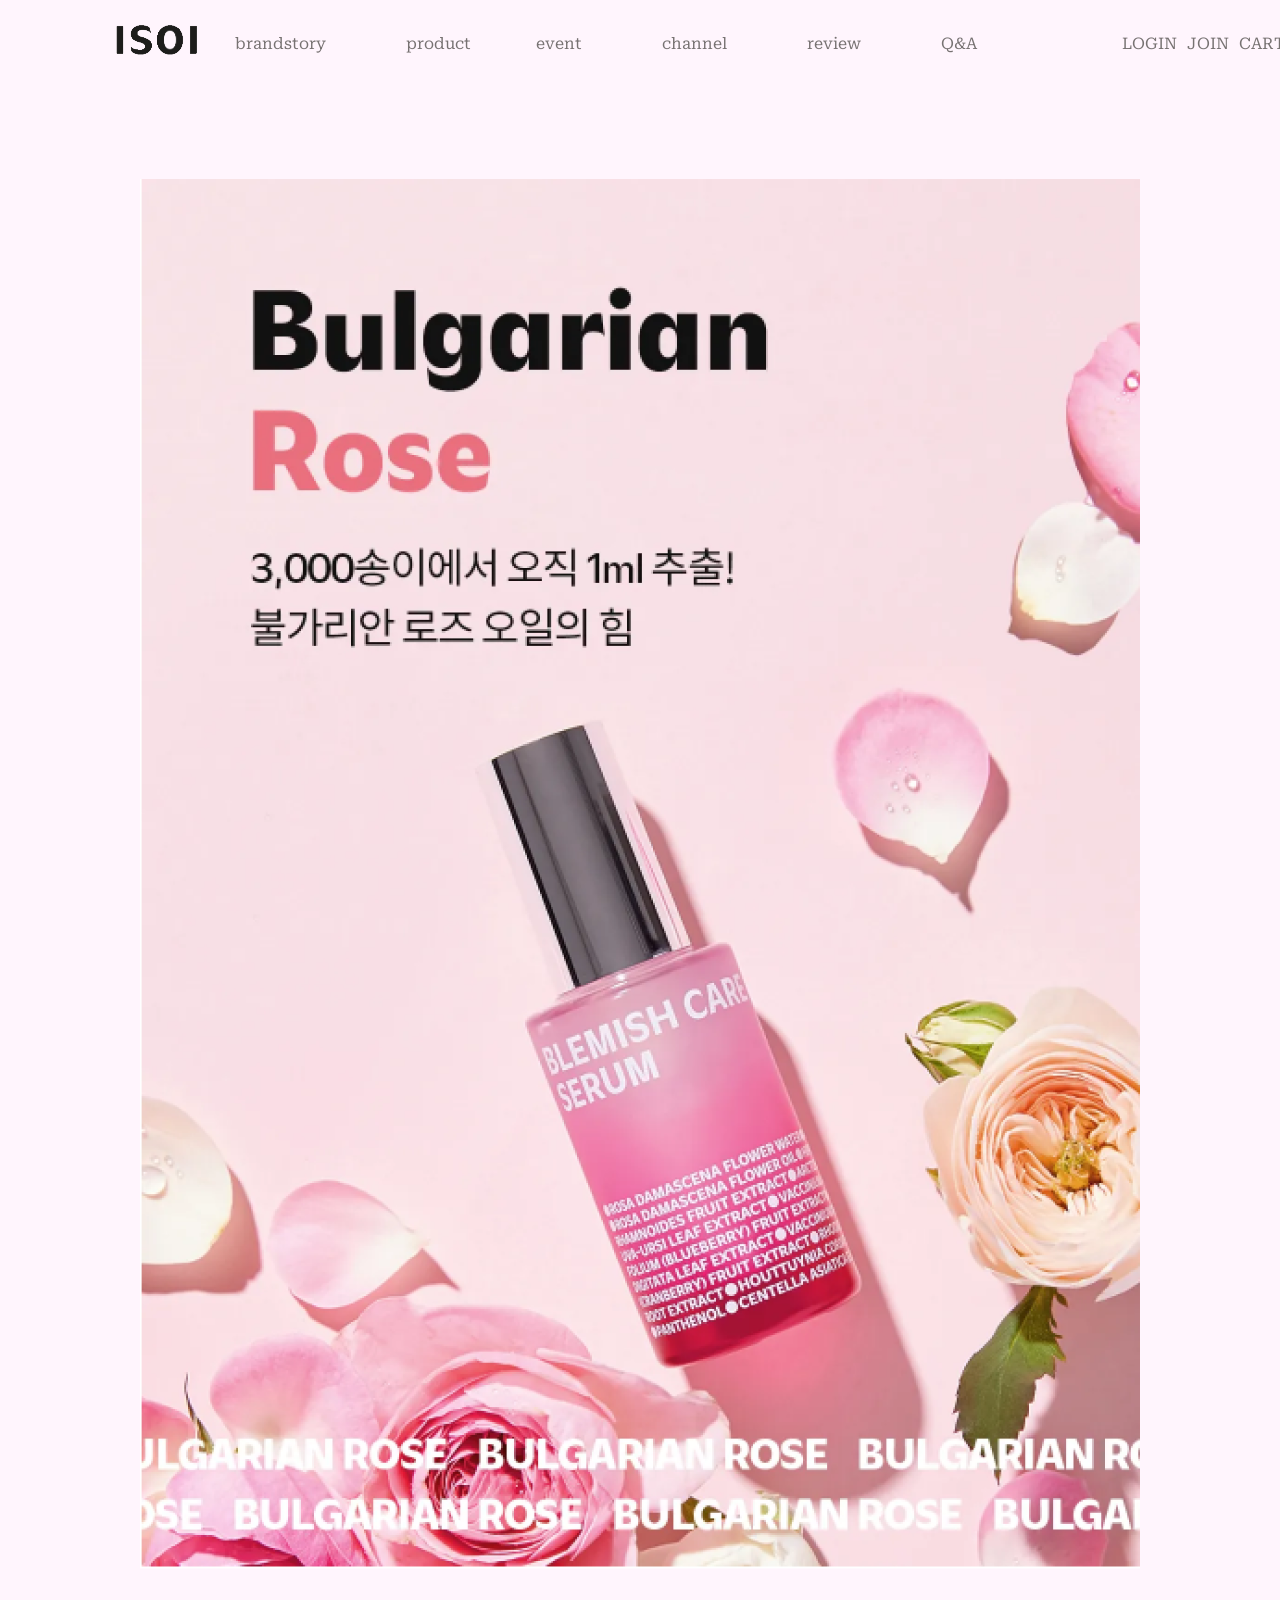
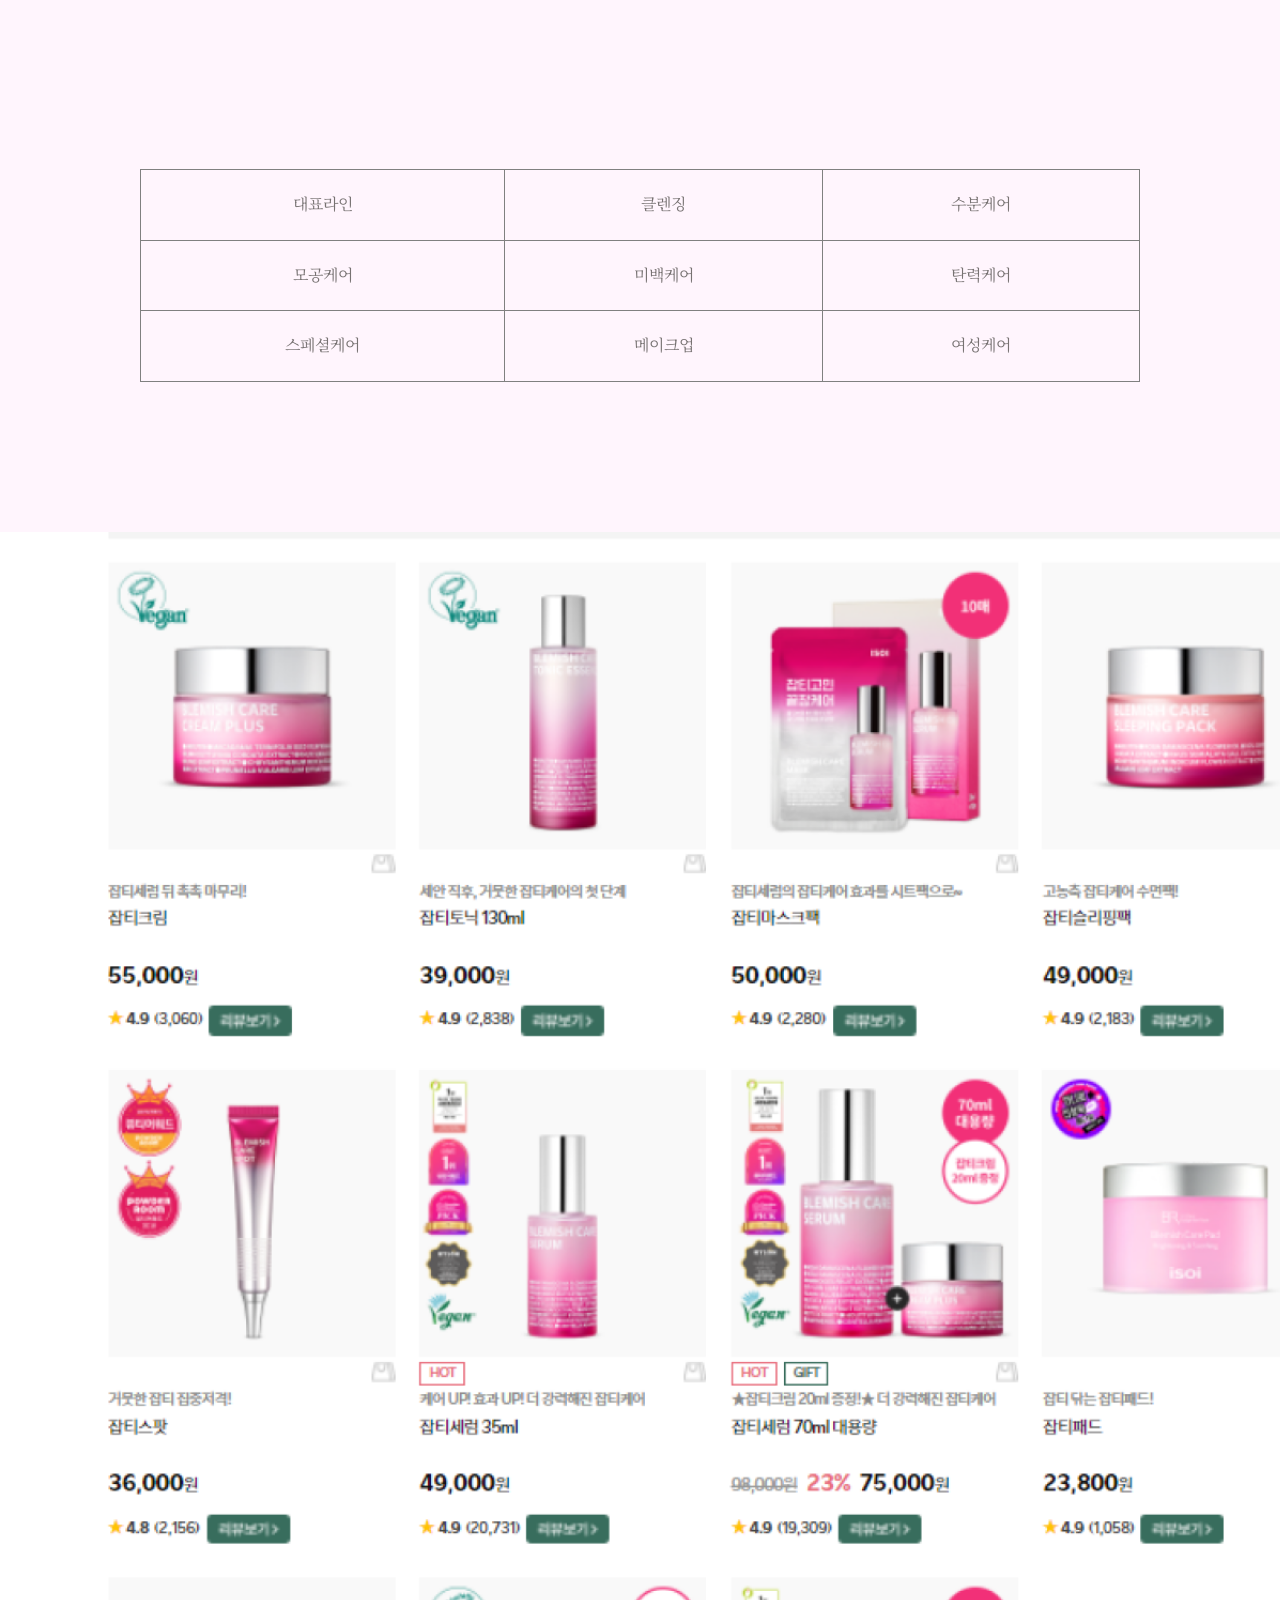
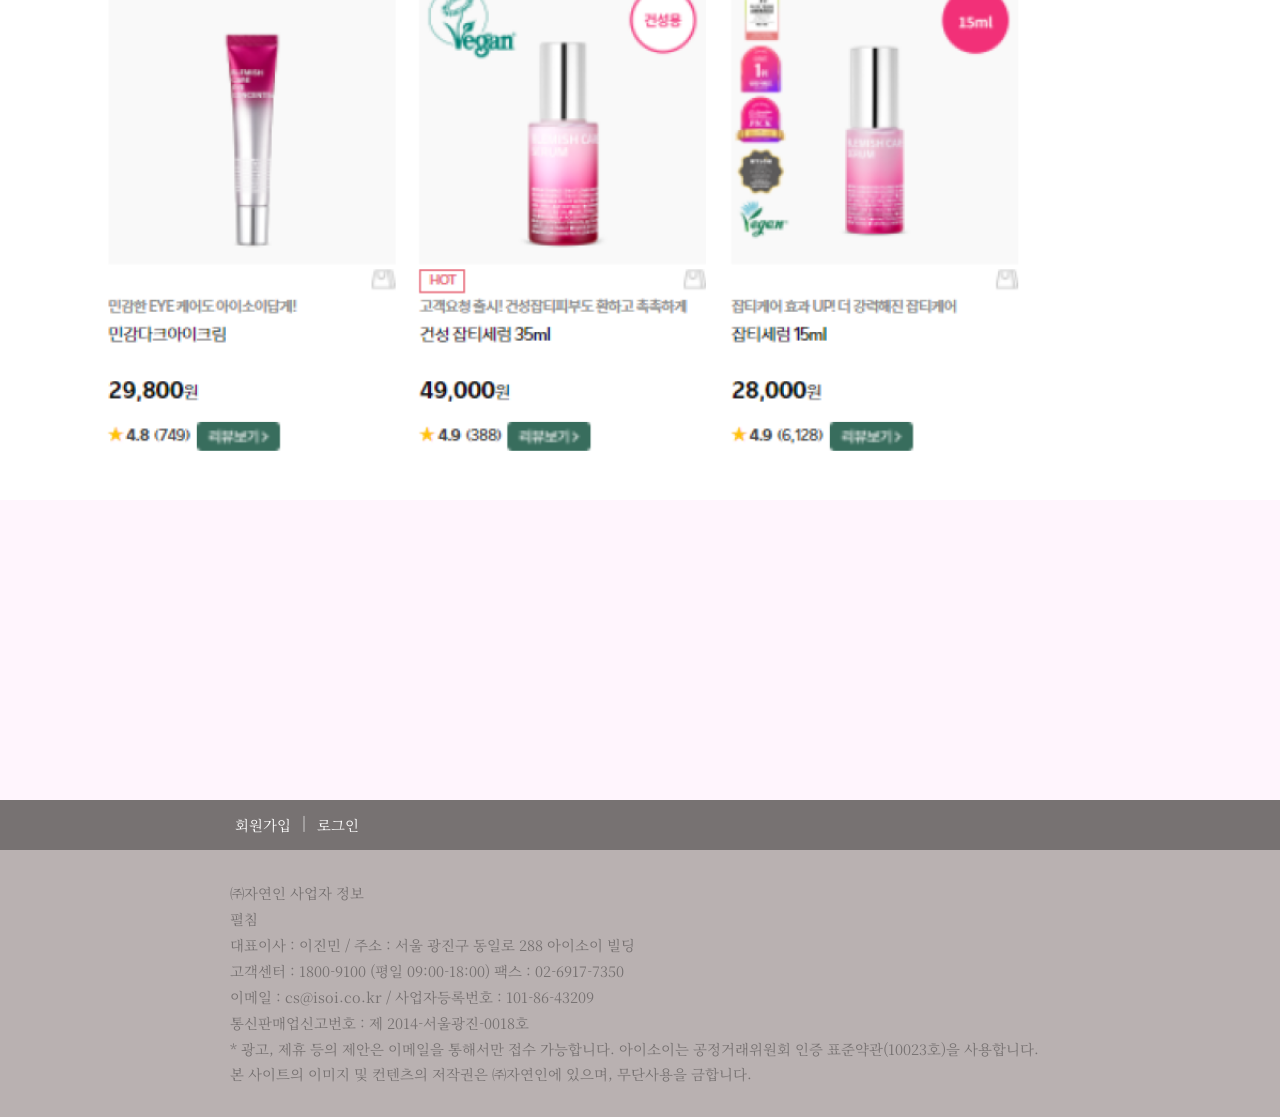
<file: index.html>
<!DOCTYPE html>
<html lang="ko">

<head>
  <meta charset="utf-8">
  <title>아이소이 메인화면</title>
  <link href="https://fonts.googleapis.com/css2?family=Noto+Serif+KR:wght@200;300;400;500;600&family=Roboto+Serif:opsz,wght@8..144,100;8..144,200;8..144,300;8..144,400;8..144,500;8..144,600&display=swap" rel="stylesheet">
  <link rel="stylesheet" href="https://fonts.googleapis.com/css2?family=Material+Symbols+Outlined:opsz,wght,FILL,GRAD@48,400,0,0" />
  <link rel="stylesheet" href="css/product.css">
  <script src="js/jquery-1.12.3.js"></script>
  <script src="js/isoi.js"></script>
</head>

<body>
	<div id="layout">
		<header>
			<div>
			<a href="https://joodahye.github.io/isoi_main/"><img src="images/아이소이로고.png" alt="로고"></a>
					<nav>
						<a href="https://joodahye.github.io/isoi_brandstory/">brandstory</a>
							<a href="https://joodahye.github.io/isoi_product/" id="pro"><span>product</span></a>
								<div id="p2">
								<nav>
									<h3>
									<a href="#">피부고민별</a></h3>
									<a href="#">수분/보습</a>
									<a href="#">모공/피지</a>
									<a href="#">트러블/민감</a>
									<a href="#">미백/선케어</a>
									<a href="#">주름/탄력</a>
									<a href="#">남성</a>
									<a href="#">맘/임산부</a>
								</nav>

								<nav>
									<h3><a href="#">라인/브랜드별</a></h3>

									<a href="#">불가리안 로즈</a>
									<a href="#">모이스춰닥터</a>
									<a href="#">순수</a>
									<a href="#">아크니닥터</a>
									<a href="#">센시티브</a>
									<a href="#">네버드라잉</a>
									<a href="#">팩트맨</a>
									<a href="#">닥터루츠</a>
									<a href="#">아토</a>
									<a href="#">완두</a>
									<a href="#">시카고</a>
									<a href="#">티퍼런스</a>
									<a href="#">소이로움</a>
								</nav>


								<nav>
									<h3><a href="#">단계별</a></h3>
									<a href="#">클렌징</a>
									<a href="#">스킨</a>
									<a href="#">에센스</a>
									<a href="#">로션/크림</a>
									<a href="#">눈가케어</a>
									<a href="#">집중케어</a>
									<a href="#">헤어/바디</a>
									<a href="#">메이크업</a>
									<a href="#">마스크팩</a>

								</nav>
							</div>
						<!--</div>-->
						<a href="https://joodahye.github.io/isoi_event/">event</a>
						<a href="https://joodahye.github.io/isoi_channel/">channel</a>
						<a href="https://joodahye.github.io/isoi_review/">review</a>
						<a href="https://joodahye.github.io/isoi_Q-A/">Q&amp;A</a>
				</nav>
				<div id="topright">
						<a href="https://joodahye.github.io/isoi_login/">LOGIN</a>
						<a href="https://joodahye.github.io/isoi_join/">JOIN</a>
						<a href="https://joodahye.github.io/isoi_cart/">CART</a>
						<a href="#"><span class="material-symbols-outlined">search</span></a>
				</div>
			</div>
		</header>

    <main>
      <img src="images/불가리안로즈.png" alt="불가리안로즈" id="i1">
      <div id="P1">
        <table>

            <tr>
              <td><a href="#">대표라인</a></td>
							<td><a href="#">클렌징</a></td>
							<td><a href="#">수분케어</a></td>
            </tr>

            <tr>
              <td><a href="#">모공케어</a></td>
							<td><a href="#">미백케어</a></td>
							<td><a href="#">탄력케어</a></td>
            </tr>

            <tr>
             <td><a href="#">스페셜케어</a></td>
							<td><a href="#">메이크업</a></td>
							<td><a href="#">여성케어</a></td>
            </tr>

        </table>
        <!--<div class="p1">
          <div>대표라인</div>
          <div>클렌징</div>
          <div>수분케어</div>
        </div>
        <div class="p1">
          <div>모공케어</div>
          <div>미백케어</div>
          <div>탄력케어</div>
        </div>
        <div class="p1">
          <div>스페셜케어</div>
          <div>메이크업</div>
          <div>여성케어</div>
        </div>-->
      </div>
      <img src="images/메뉴.png" alt="메뉴" id="i2">
    </main>
    <footer>
    			<div id="footer1">

    				<a href="https://joodahye.github.io/isoi_join/">회원가입</a> ｜ <a href="https://joodahye.github.io/isoi_login/">로그인</a>


    				<a href="#" class="insta"><img src="images/인스타그램.png" alt="인스타그램"></a>
    				<a href="#"><img src="images/페이스북1.png" alt="페이스북"></a>

    			</div>
    			<div  id="footer2">
    			 ㈜자연인 사업자 정보<br>

    				펼침<br>
    				대표이사 : 이진민 /				주소 : 서울 광진구 동일로 288 아이소이 빌딩<br>

    				고객센터 : 1800-9100 (평일 09:00-18:00) 팩스 : 02-6917-7350<br>

    				이메일 : cs@isoi.co.kr / 사업자등록번호 : 101-86-43209<br>

    				통신판매업신고번호 : 제 2014-서울광진-0018호<br>

    				* 광고, 제휴 등의 제안은 이메일을 통해서만 접수 가능합니다. 아이소이는 공정거래위원회 인증 표준약관(10023호)을 사용합니다.<br>
    				본 사이트의 이미지 및 컨텐츠의 저작권은 ㈜자연인에 있으며, 무단사용을 금합니다.
    			</div>
    		</footer>
    	</div>
    </body>
    </html>
</file>
<file: css/product.css>
@charset "utf-8";

*{margin:0; padding:0; box-sizing:border-box;}
html{
	scroll-behavior:smooth;
}
html,body{
	width:100%;
	height:100%;
	font:12pt/180%  'Roboto Serif','Noto Serif KR', serif;
	color:#777272;
	background:#FFF5FD;
	margin:0;
}
a{
	text-decoration:none;
	color:#777272;
}
li{
	list-style:none;
}
img{
	display:block;
}
#layout{
	margin:auto;
	max-width:1920px;
	position:relative;
}

/*상단메뉴*/
header{
	display:flex;
	margin-top:10px;
	margin-left:100px;
}
header>div{
	display:flex;
	flex:1;
	position:relative;
}
#topright{
	display:flex;
	flex:1;
	padding-left:50px;
	padding-top:15px;
}
#topright>a{
	padding:5px;
	display:block;
}
#topright>a:hover{
	font-weight:bold;
}
header>div>a{
	flex:0.5;
}
header>div>nav{
	flex:3;
	display:flex;
	padding:15px;
	position:relative;
}
header>div>nav>a{
	padding:5px;
	margin-right:70px;
	display:block;
}
header>div>nav span {display:block; width:100%;}
header>div>nav>a:hover{
	font-weight:bold;
}
#pro {
	width:100%;
	display:block;
	width:60px;
	max-width:100%;
}
#p2{
	display:flex;
	position:absolute;
	z-index:1;
	width:350px;
	top:50px;
	text-align:center;
	background:#FFF5FD;
	left:200px;
	overflow:hidden;
	height:0;
	line-height: :150%;
}

header>div>nav>#p2>nav>h3{
	padding:10px 20px 10px 20px;
	font-size:0.9rem;
}
header>div>nav>#p2>nav>a{
	display:block;
	padding:5px;
	padding-right:10px;
	font-size:0.9rem;
}

/*불가리안로즈 사진*/
main #i1{
	width:1000px;
	margin: auto;
	margin-top: 100px;
}

/*제품메뉴표*/
#P1{
	max-width:1000px;
	margin:auto;
	margin-top:200px;
	margin-bottom:150px;
}
table{
	width:100%;
}
table,td{
	border:1px solid gray;
	border-collapse:collapse;
}
td{
	padding:20px;
	text-align:center;
}
td a{
	font-family:'Noto Serif KR', serif;
	font-weight:400;
}
td:hover{
	background:gray;
}
td:hover a{
	color:white;
}

/*하단 위 제품나열사진*/
#i2{
	width:1400px;
	margin:auto;
	margin-top:150px;
	margin-bottom:300px;
}
/*하단*/
footer {
}
#footer1{
	display:flex;
	align-items:center;
	background:#777272;
	color:white;
	padding-left:230px;
}
#footer1>a{
	color:white;
 font-size:0.9rem;
 padding:5px;
 display:block;
 white-space:nowrap;
 font-family:'Noto Serif KR', serif;
}
#footer1 img{
	width:40px;
}
#footer1 .insta{
	padding-left:1150px;
}
#footer2{
	padding:30px 0 30px 230px;
	line-height:180%;
	background:#B9B1B1;
	font-size:0.9rem;
	font-family:'Noto Serif KR', serif;
}
</file>
